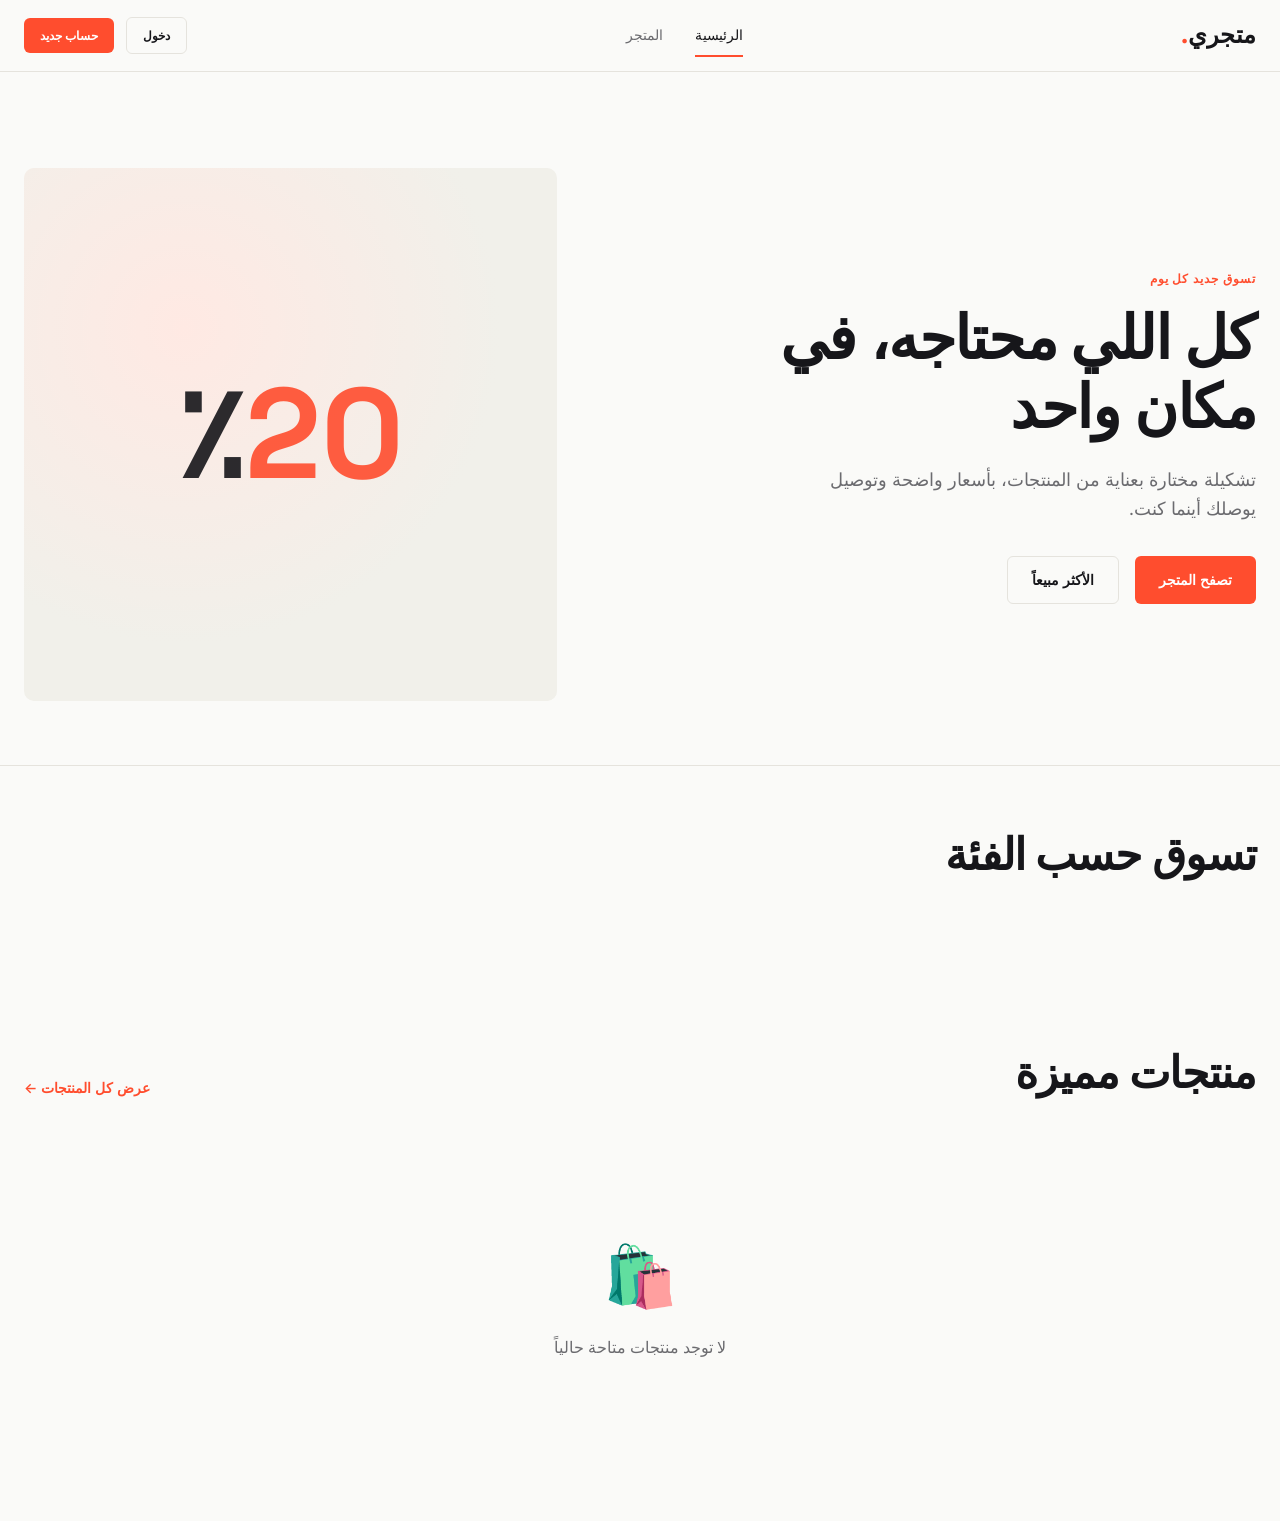
<file: index.html>
<!DOCTYPE html>
<html lang="ar" dir="rtl">
<head>
  <meta charset="UTF-8" />
  <meta name="viewport" content="width=device-width, initial-scale=1.0" />
  <title>متجري | تسوق أونلاين بثقة</title>

  <link rel="preconnect" href="https://fonts.googleapis.com" />
  <link href="https://fonts.googleapis.com/css2?family=Inter:wght@400;500;600;700&family=Space+Grotesk:wght@500;600;700&display=swap" rel="stylesheet" />

  <link rel="stylesheet" href="assets/css/variables.css" />
  <link rel="stylesheet" href="assets/css/base.css" />
  <link rel="stylesheet" href="assets/css/components.css" />
  <link rel="stylesheet" href="assets/css/pages.css" />
</head>
<body>

  <div id="navbar"></div>

  <main>
    <!-- Hero -->
    <section class="hero">
      <div class="container hero__inner">
        <div class="hero__content">
          <span class="hero__eyebrow">تسوق جديد كل يوم</span>
          <h1 class="hero__title">كل اللي محتاجه، في مكان واحد</h1>
          <p class="hero__subtitle">
            تشكيلة مختارة بعناية من المنتجات، بأسعار واضحة وتوصيل يوصلك أينما كنت.
          </p>
          <div class="hero__actions">
            <a href="shop.html" class="btn btn--primary">تصفح المتجر</a>
            <a href="#featured" class="btn btn--ghost">الأكثر مبيعاً</a>
          </div>
        </div>
        <div class="hero__visual">
          <div class="hero__visual-price">٪<span>20</span></div>
        </div>
      </div>
    </section>

    <!-- Categories -->
    <section class="section">
      <div class="container">
        <div class="section-header">
          <h2 class="section-header__title">تسوق حسب الفئة</h2>
        </div>
        <div class="categories-row" id="categories-row">
          <!-- يُملأ بـ JS -->
        </div>
      </div>
    </section>

    <!-- Featured Products -->
    <section class="section" id="featured">
      <div class="container">
        <div class="section-header">
          <h2 class="section-header__title">منتجات مميزة</h2>
          <a href="shop.html" class="section-header__link">عرض كل المنتجات ←</a>
        </div>
        <div class="products-grid" id="featured-products">
          <!-- يُملأ بـ JS -->
        </div>
      </div>
    </section>
  </main>

  <script src="js/config.js"></script>
  <script src="js/api.js"></script>
  <script src="js/ui.js"></script>
  <script src="js/auth.js"></script>
  <script src="js/navbar.js"></script>
  <script src="js/home.js"></script>
</body>
</html>
</file>
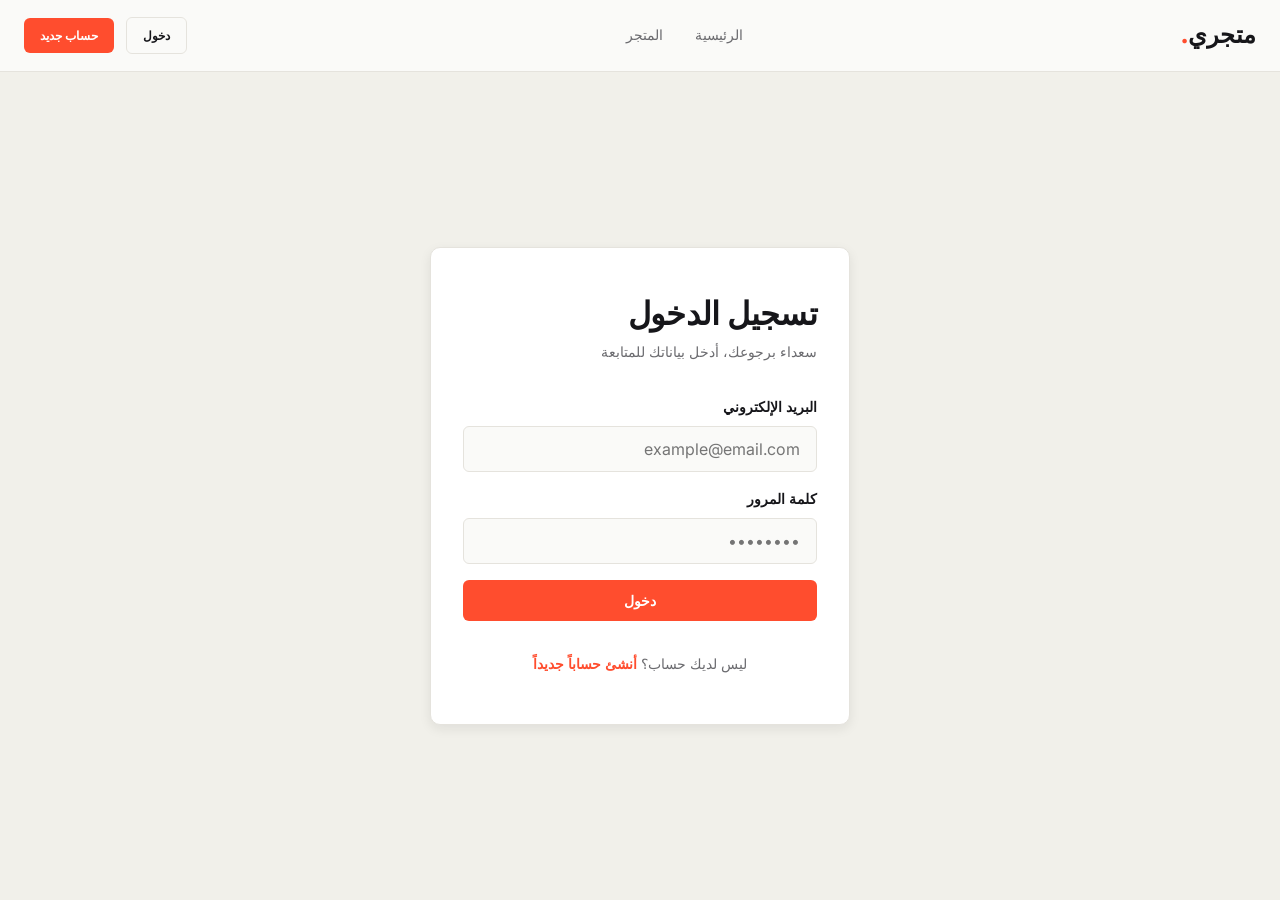
<file: admin.html>
<!DOCTYPE html>
<html lang="ar" dir="rtl">
<head>
  <meta charset="UTF-8" />
  <meta name="viewport" content="width=device-width, initial-scale=1.0" />
  <title>لوحة التحكم | متجري</title>

  <link rel="preconnect" href="https://fonts.googleapis.com" />
  <link href="https://fonts.googleapis.com/css2?family=Inter:wght@400;500;600;700&family=Space+Grotesk:wght@500;600;700&display=swap" rel="stylesheet" />

  <link rel="stylesheet" href="assets/css/variables.css" />
  <link rel="stylesheet" href="assets/css/base.css" />
  <link rel="stylesheet" href="assets/css/components.css" />
  <link rel="stylesheet" href="assets/css/pages.css" />
</head>
<body>

  <div id="navbar"></div>

  <main class="admin-page">
    <div class="container">
      <div class="admin-header">
        <h1 class="admin-header__title">لوحة التحكم</h1>
        <p class="admin-header__subtitle">إدارة المنتجات، الفئات، والمستخدمين</p>
      </div>

      <div class="admin-tabs">
        <button class="admin-tab is-active" data-tab="products">المنتجات</button>
        <button class="admin-tab" data-tab="categories">الفئات</button>
        <button class="admin-tab" data-tab="users">المستخدمين</button>
      </div>

      <!-- تبويب المنتجات -->
      <section class="admin-panel is-active" id="panel-products">
        <div class="admin-toolbar">
          <span class="admin-toolbar__title">كل المنتجات</span>
          <button class="btn btn--primary btn--sm" id="add-product-btn">+ إضافة منتج</button>
        </div>
        <div class="data-table-wrap">
          <table class="data-table">
            <thead>
              <tr>
                <th>الصورة</th>
                <th>الاسم</th>
                <th>الفئة</th>
                <th>السعر</th>
                <th>الكمية</th>
                <th>إجراءات</th>
              </tr>
            </thead>
            <tbody id="products-table-body"></tbody>
          </table>
        </div>
      </section>

      <!-- تبويب الفئات -->
      <section class="admin-panel" id="panel-categories">
        <div class="admin-toolbar">
          <span class="admin-toolbar__title">كل الفئات</span>
          <button class="btn btn--primary btn--sm" id="add-category-btn">+ إضافة فئة</button>
        </div>
        <div class="data-table-wrap">
          <table class="data-table">
            <thead>
              <tr>
                <th>اسم الفئة</th>
                <th>تاريخ الإنشاء</th>
                <th>إجراءات</th>
              </tr>
            </thead>
            <tbody id="categories-table-body"></tbody>
          </table>
        </div>
      </section>

      <!-- تبويب المستخدمين -->
      <section class="admin-panel" id="panel-users">
        <div class="admin-toolbar">
          <span class="admin-toolbar__title">كل المستخدمين</span>
        </div>
        <div class="data-table-wrap">
          <table class="data-table">
            <thead>
              <tr>
                <th>الاسم</th>
                <th>البريد الإلكتروني</th>
                <th>الدور</th>
                <th>إجراءات</th>
              </tr>
            </thead>
            <tbody id="users-table-body"></tbody>
          </table>
        </div>
      </section>
    </div>
  </main>

  <!-- Modal: إضافة / تعديل منتج -->
  <div class="modal-overlay" id="product-modal-overlay">
    <div class="modal modal--wide">
      <h2 class="modal__title" id="product-modal-title">إضافة منتج</h2>

      <form class="modal-form" id="product-form">
        <div class="form-group">
          <label for="product-title">اسم المنتج</label>
          <input type="text" id="product-title" name="title" required />
        </div>

        <div class="form-row">
          <div class="form-group">
            <label for="product-price">السعر (ج.م)</label>
            <input type="number" id="product-price" name="price" min="0" step="0.01" required />
          </div>
          <div class="form-group">
            <label for="product-quantity">الكمية المتاحة</label>
            <input type="number" id="product-quantity" name="quantity" min="0" required />
          </div>
        </div>

        <div class="form-group">
          <label for="product-category">الفئة</label>
          <select id="product-category" name="category" required></select>
        </div>

        <div class="form-group" id="product-images-group">
          <label>الصور (حتى 5 صور، 2MB لكل صورة كحد أقصى)</label>
          <div class="file-drop" id="file-drop-zone">
            اضغط هنا لاختيار الصور أو اسحبها هنا
            <input type="file" id="product-images-input" accept="image/*" multiple />
          </div>
          <div class="file-preview" id="file-preview"></div>
        </div>

        <div class="modal__actions">
          <button type="button" class="btn btn--ghost" id="cancel-product-btn">إلغاء</button>
          <button type="submit" class="btn btn--primary" id="save-product-btn">حفظ المنتج</button>
        </div>
      </form>
    </div>
  </div>

  <!-- Modal: إضافة / تعديل فئة -->
  <div class="modal-overlay" id="category-modal-overlay">
    <div class="modal">
      <h2 class="modal__title" id="category-modal-title">إضافة فئة</h2>

      <form class="modal-form" id="category-form">
        <div class="form-group">
          <label for="category-title">اسم الفئة</label>
          <input type="text" id="category-title" name="title" required />
        </div>

        <div class="modal__actions">
          <button type="button" class="btn btn--ghost" id="cancel-category-btn">إلغاء</button>
          <button type="submit" class="btn btn--primary" id="save-category-btn">حفظ الفئة</button>
        </div>
      </form>
    </div>
  </div>

  <script src="js/config.js"></script>
  <script src="js/api.js"></script>
  <script src="js/ui.js"></script>
  <script src="js/auth.js"></script>
  <script src="js/navbar.js"></script>
  <script src="js/admin.js"></script>
</body>
</html>
</file>
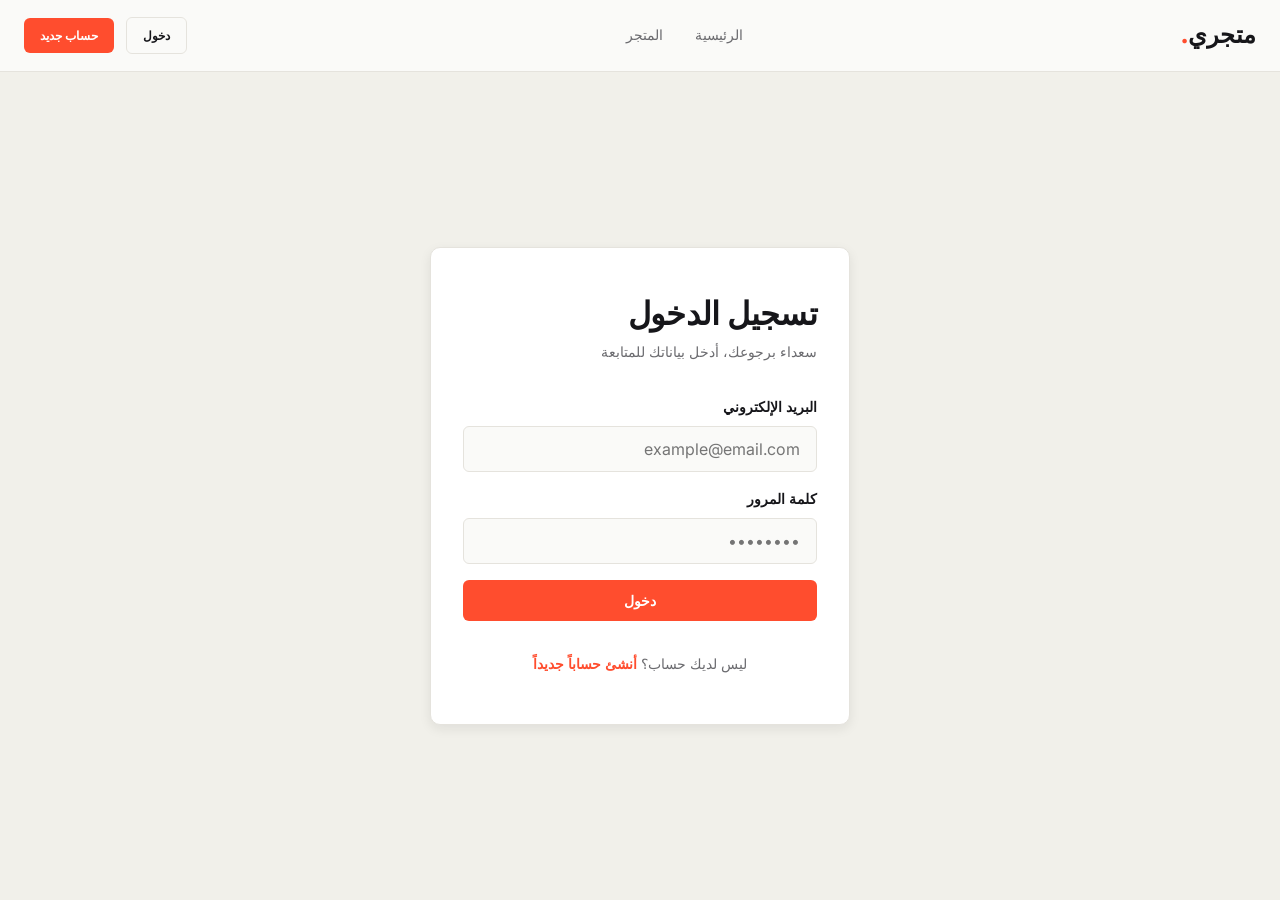
<file: login.html>
<!DOCTYPE html>
<html lang="ar" dir="rtl">
<head>
  <meta charset="UTF-8" />
  <meta name="viewport" content="width=device-width, initial-scale=1.0" />
  <title>تسجيل الدخول | متجري</title>

  <link rel="preconnect" href="https://fonts.googleapis.com" />
  <link href="https://fonts.googleapis.com/css2?family=Inter:wght@400;500;600;700&family=Space+Grotesk:wght@500;600;700&display=swap" rel="stylesheet" />

  <link rel="stylesheet" href="assets/css/variables.css" />
  <link rel="stylesheet" href="assets/css/base.css" />
  <link rel="stylesheet" href="assets/css/components.css" />
  <link rel="stylesheet" href="assets/css/pages.css" />
</head>
<body>

  <div id="navbar"></div>

  <main class="auth-page">
    <div class="auth-card">
      <h1 class="auth-card__title">تسجيل الدخول</h1>
      <p class="auth-card__subtitle">سعداء برجوعك، أدخل بياناتك للمتابعة</p>

      <form id="login-form" class="auth-form" novalidate>
        <div class="form-group">
          <label for="email">البريد الإلكتروني</label>
          <input type="email" id="email" name="email" required placeholder="example@email.com" />
        </div>

        <div class="form-group">
          <label for="password">كلمة المرور</label>
          <input type="password" id="password" name="password" required placeholder="••••••••" />
        </div>

        <button type="submit" class="btn btn--primary btn--block">دخول</button>
      </form>

      <p class="auth-card__footer">
        ليس لديك حساب؟ <a href="register.html">أنشئ حساباً جديداً</a>
      </p>
    </div>
  </main>

  <script src="js/config.js"></script>
  <script src="js/api.js"></script>
  <script src="js/ui.js"></script>
  <script src="js/auth.js"></script>
  <script src="js/navbar.js"></script>
</body>
</html>
</file>
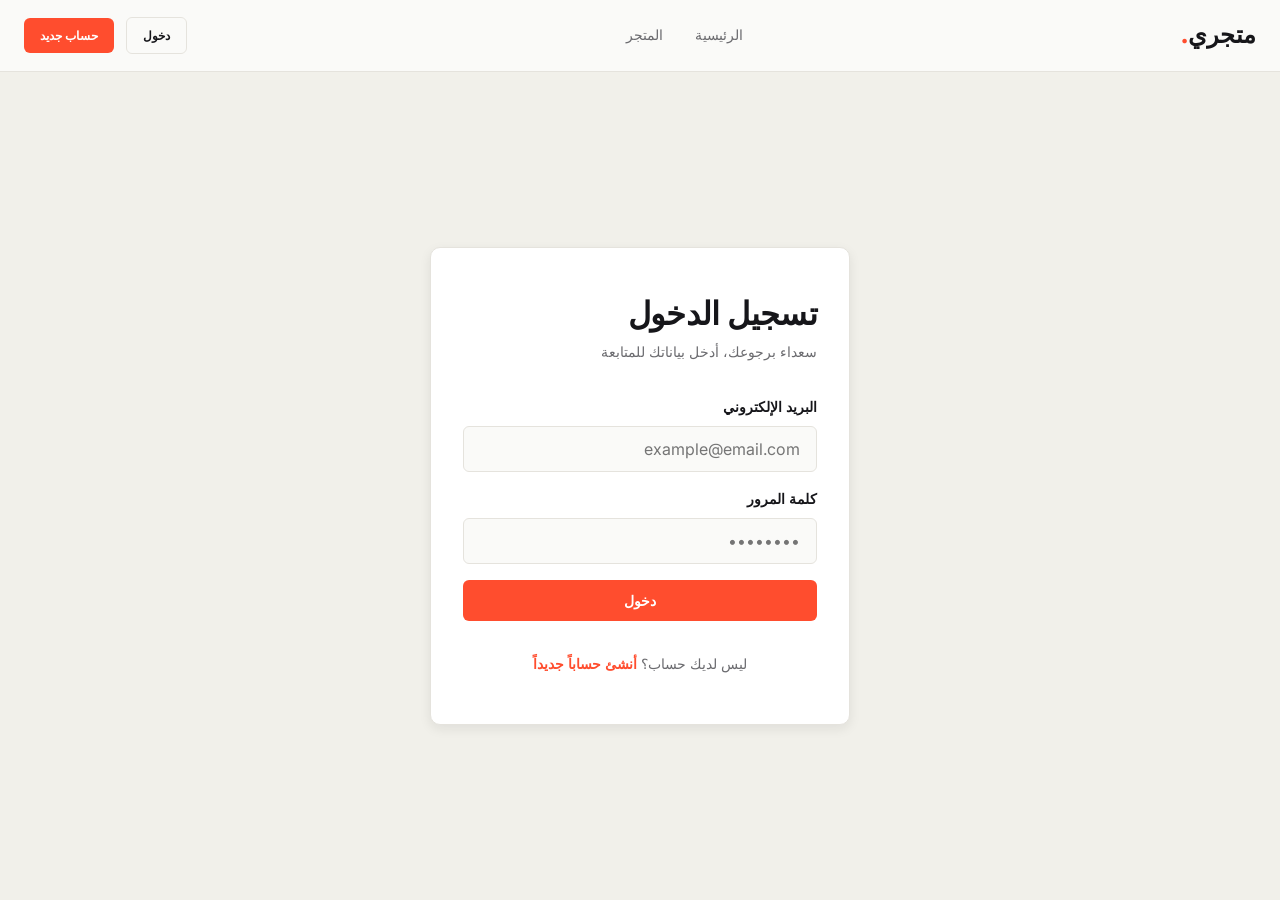
<file: my-orders.html>
<!DOCTYPE html>
<html lang="ar" dir="rtl">
<head>
  <meta charset="UTF-8" />
  <meta name="viewport" content="width=device-width, initial-scale=1.0" />
  <title>طلباتي | متجري</title>

  <link rel="preconnect" href="https://fonts.googleapis.com" />
  <link href="https://fonts.googleapis.com/css2?family=Inter:wght@400;500;600;700&family=Space+Grotesk:wght@500;600;700&display=swap" rel="stylesheet" />

  <link rel="stylesheet" href="assets/css/variables.css" />
  <link rel="stylesheet" href="assets/css/base.css" />
  <link rel="stylesheet" href="assets/css/components.css" />
  <link rel="stylesheet" href="assets/css/pages.css" />
</head>
<body>

  <div id="navbar"></div>

  <main class="orders-page">
    <div class="container">
      <div class="section-header">
        <h1 class="section-header__title">طلباتي</h1>
      </div>

      <div class="orders-list" id="orders-list"></div>
    </div>
  </main>

  <script src="js/config.js"></script>
  <script src="js/api.js"></script>
  <script src="js/ui.js"></script>
  <script src="js/auth.js"></script>
  <script src="js/navbar.js"></script>
  <script src="js/orders.js"></script>
</body>
</html>
</file>
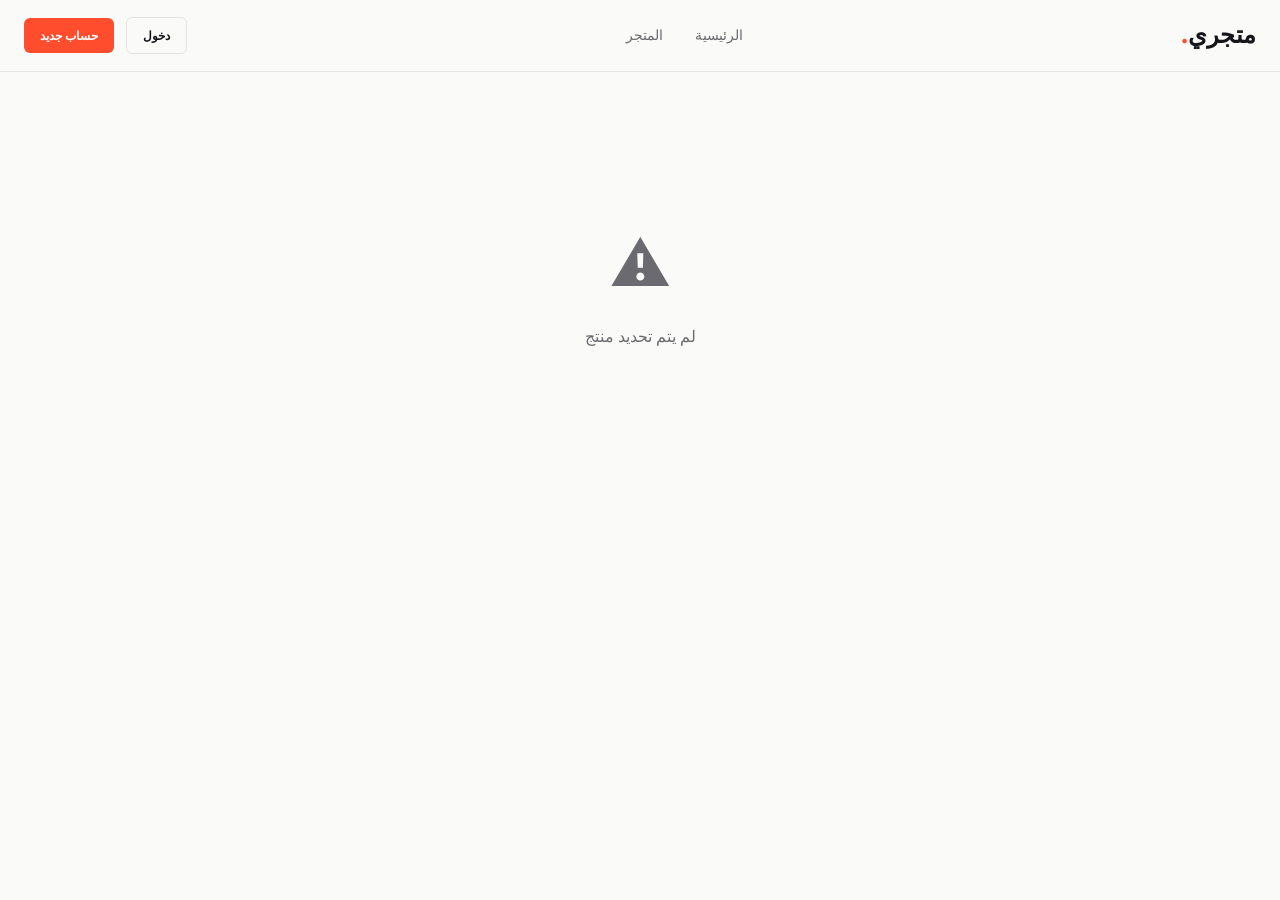
<file: product.html>
<!DOCTYPE html>
<html lang="ar" dir="rtl">
<head>
  <meta charset="UTF-8" />
  <meta name="viewport" content="width=device-width, initial-scale=1.0" />
  <title>تفاصيل المنتج | متجري</title>

  <link rel="preconnect" href="https://fonts.googleapis.com" />
  <link href="https://fonts.googleapis.com/css2?family=Inter:wght@400;500;600;700&family=Space+Grotesk:wght@500;600;700&display=swap" rel="stylesheet" />

  <link rel="stylesheet" href="assets/css/variables.css" />
  <link rel="stylesheet" href="assets/css/base.css" />
  <link rel="stylesheet" href="assets/css/components.css" />
  <link rel="stylesheet" href="assets/css/pages.css" />
</head>
<body>

  <div id="navbar"></div>

  <main class="product-details">
    <div class="container" id="product-details-content">
      <!-- يُملأ بـ JS: renderLoadingSkeleton مش مناسب هنا فهنستخدم نص بسيط -->
      <p class="text-secondary">جاري تحميل بيانات المنتج...</p>
    </div>
  </main>

  <!-- Modal تأكيد الطلب -->
  <div class="modal-overlay" id="order-modal-overlay">
    <div class="modal">
      <h2 class="modal__title">تأكيد الطلب</h2>
      <p class="modal__subtitle">راجع تفاصيل طلبك قبل الإرسال</p>

      <div class="modal__summary">
        <span>الكمية: <strong id="modal-qty-display">1</strong></span>
        <span class="modal__summary-total" id="modal-total-display">0 ج.م</span>
      </div>

      <div class="form-group">
        <label for="shipping-address-input">عنوان الشحن</label>
        <textarea id="shipping-address-input" rows="3" placeholder="اكتب عنوانك بالتفصيل (المدينة، الحي، الشارع...)"></textarea>
      </div>

      <div class="modal__actions">
        <button class="btn btn--ghost" id="cancel-order-btn">إلغاء</button>
        <button class="btn btn--primary" id="confirm-order-btn">تأكيد الطلب</button>
      </div>
    </div>
    <button class="visually-hidden" id="close-modal-btn">إغلاق</button>
  </div>

  <script src="js/config.js"></script>
  <script src="js/api.js"></script>
  <script src="js/ui.js"></script>
  <script src="js/auth.js"></script>
  <script src="js/navbar.js"></script>
  <script src="js/product.js"></script>
</body>
</html>
</file>
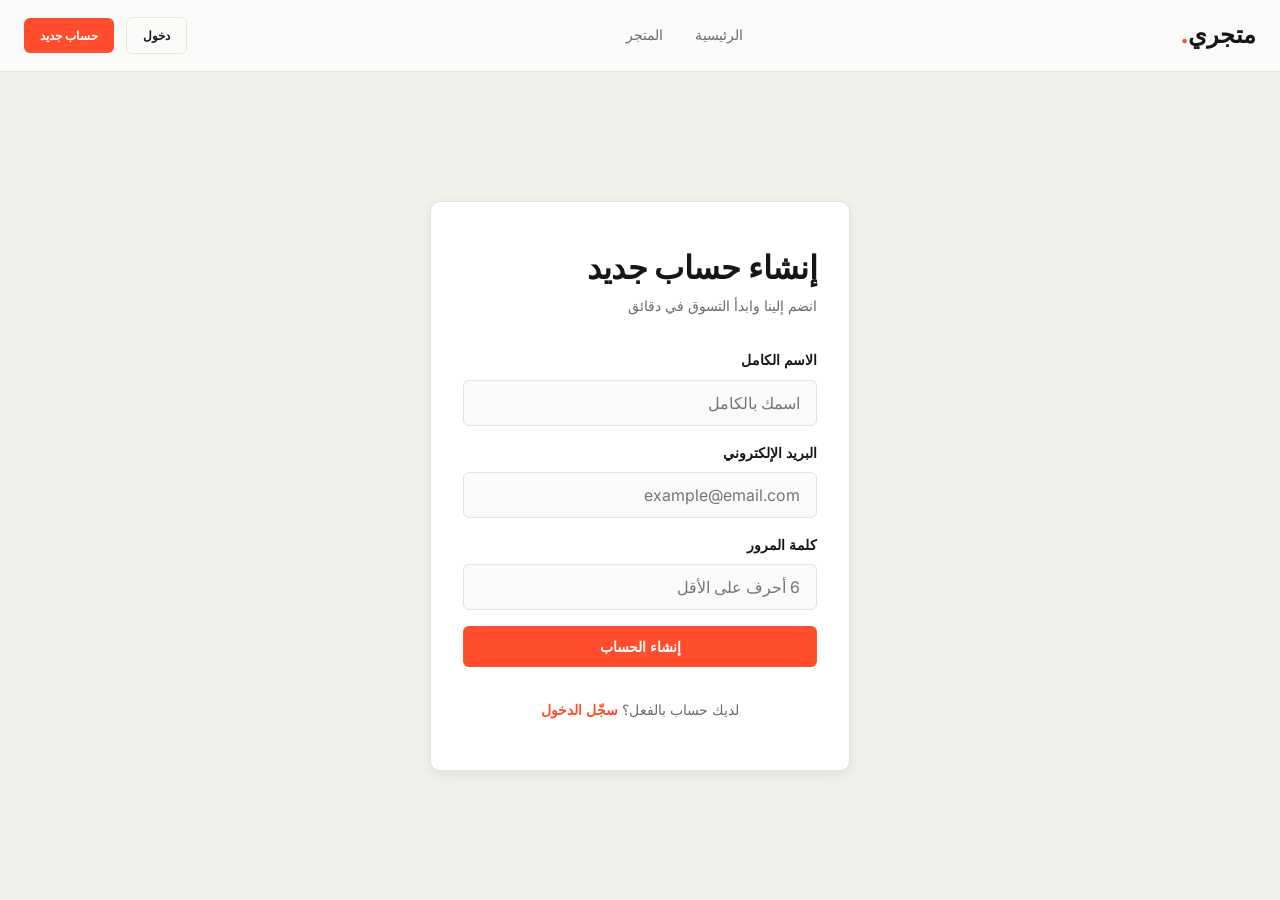
<file: register.html>
<!DOCTYPE html>
<html lang="ar" dir="rtl">
<head>
  <meta charset="UTF-8" />
  <meta name="viewport" content="width=device-width, initial-scale=1.0" />
  <title>حساب جديد | متجري</title>

  <link rel="preconnect" href="https://fonts.googleapis.com" />
  <link href="https://fonts.googleapis.com/css2?family=Inter:wght@400;500;600;700&family=Space+Grotesk:wght@500;600;700&display=swap" rel="stylesheet" />

  <link rel="stylesheet" href="assets/css/variables.css" />
  <link rel="stylesheet" href="assets/css/base.css" />
  <link rel="stylesheet" href="assets/css/components.css" />
  <link rel="stylesheet" href="assets/css/pages.css" />
</head>
<body>

  <div id="navbar"></div>

  <main class="auth-page">
    <div class="auth-card">
      <h1 class="auth-card__title">إنشاء حساب جديد</h1>
      <p class="auth-card__subtitle">انضم إلينا وابدأ التسوق في دقائق</p>

      <form id="register-form" class="auth-form" novalidate>
        <div class="form-group">
          <label for="name">الاسم الكامل</label>
          <input type="text" id="name" name="name" required placeholder="اسمك بالكامل" />
        </div>

        <div class="form-group">
          <label for="email">البريد الإلكتروني</label>
          <input type="email" id="email" name="email" required placeholder="example@email.com" />
        </div>

        <div class="form-group">
          <label for="password">كلمة المرور</label>
          <input type="password" id="password" name="password" required minlength="6" placeholder="6 أحرف على الأقل" />
        </div>

        <button type="submit" class="btn btn--primary btn--block">إنشاء الحساب</button>
      </form>

      <p class="auth-card__footer">
        لديك حساب بالفعل؟ <a href="login.html">سجّل الدخول</a>
      </p>
    </div>
  </main>

  <script src="js/config.js"></script>
  <script src="js/api.js"></script>
  <script src="js/ui.js"></script>
  <script src="js/auth.js"></script>
  <script src="js/navbar.js"></script>
</body>
</html>
</file>
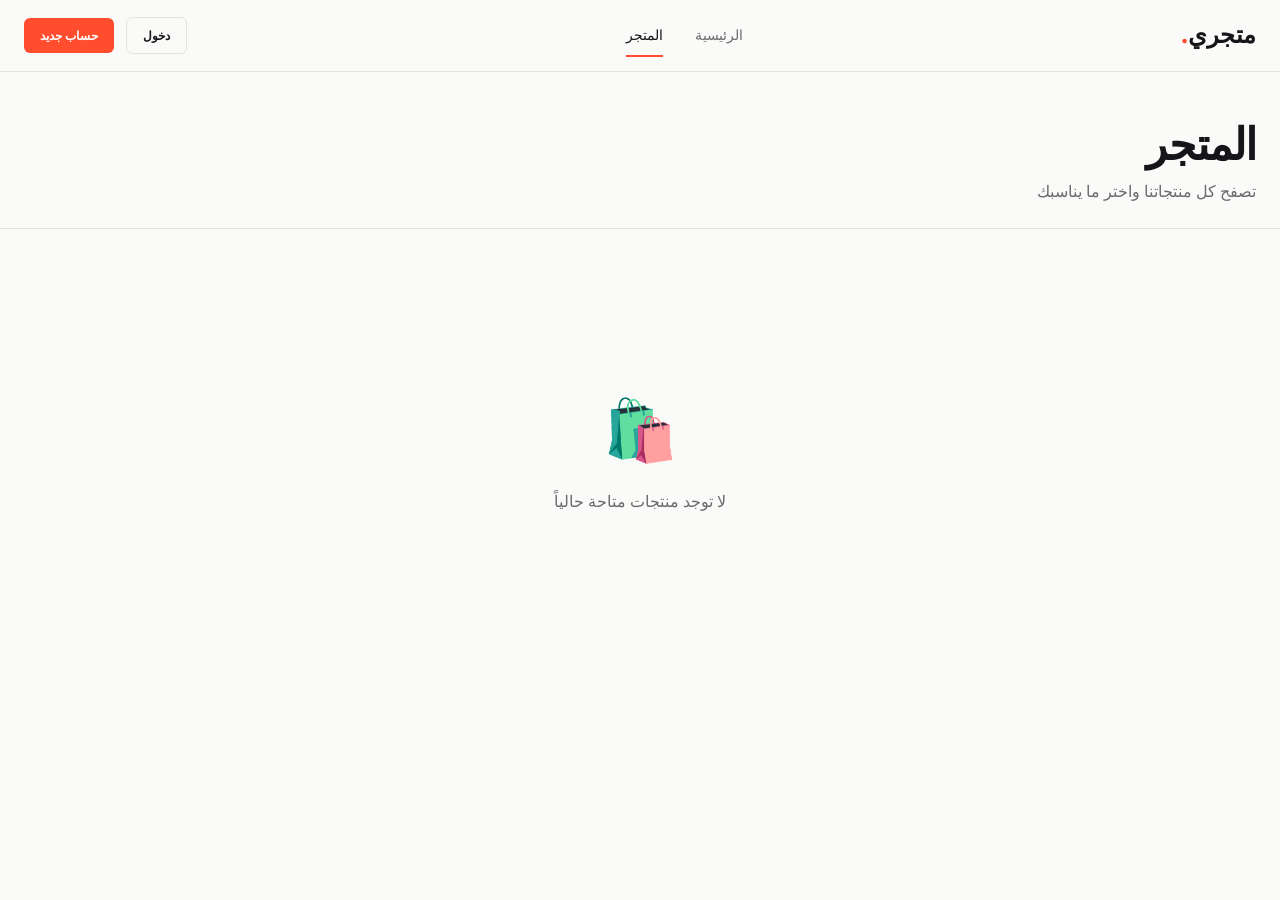
<file: shop.html>
<!DOCTYPE html>
<html lang="ar" dir="rtl">
<head>
  <meta charset="UTF-8" />
  <meta name="viewport" content="width=device-width, initial-scale=1.0" />
  <title>المتجر | متجري</title>

  <link rel="preconnect" href="https://fonts.googleapis.com" />
  <link href="https://fonts.googleapis.com/css2?family=Inter:wght@400;500;600;700&family=Space+Grotesk:wght@500;600;700&display=swap" rel="stylesheet" />

  <link rel="stylesheet" href="assets/css/variables.css" />
  <link rel="stylesheet" href="assets/css/base.css" />
  <link rel="stylesheet" href="assets/css/components.css" />
  <link rel="stylesheet" href="assets/css/pages.css" />
</head>
<body>

  <div id="navbar"></div>

  <main>
    <header class="shop-header">
      <div class="container">
        <h1 class="shop-header__title">المتجر</h1>
        <p class="shop-header__subtitle">تصفح كل منتجاتنا واختر ما يناسبك</p>
      </div>
    </header>

    <div class="container">
      <div class="shop-toolbar">
        <div class="categories-row shop-toolbar__filters" id="shop-categories"></div>
        <span class="shop-toolbar__count" id="shop-count"></span>
      </div>

      <div class="products-grid" id="shop-products"></div>

      <div class="pagination" id="shop-pagination"></div>
    </div>
  </main>

  <script src="js/config.js"></script>
  <script src="js/api.js"></script>
  <script src="js/ui.js"></script>
  <script src="js/auth.js"></script>
  <script src="js/navbar.js"></script>
  <script src="js/home.js"></script>
  <script src="js/shop.js"></script>
</body>
</html>
</file>
<file: assets/css/variables.css>
/* ====================================
    DESIGN TOKENS — هوية المتجر البصرية
   ==================================== */

:root {
  /* الألوان الأساسية */
    --color-bg: #FAFAF8;
    --color-bg-alt: #F1F0EA;
    --color-surface: #FFFFFF;
    --color-text: #16161A;
    --color-text-secondary: #6B6B6F;
    --color-border: #E5E3DD;

  /* لون التمييز (Accent) */
    --color-accent: #FF4D2E;
    --color-accent-hover: #E6431F;
    --color-accent-soft: #FFE9E3;

  /* ألوان الحالة */
    --color-success: #1A7F4E;
    --color-success-soft: #E3F4EA;
    --color-error: #D32F2F;
    --color-error-soft: #FCE8E8;
    --color-warning: #B8860B;
    --color-warning-soft: #FBF1DD;

  /* الخطوط */
    --font-display: 'Space Grotesk', sans-serif;
    --font-body: 'Inter', sans-serif;

  /* أحجام الخط */
    --text-xs: 0.75rem;
    --text-sm: 0.875rem;
    --text-base: 1rem;
    --text-lg: 1.125rem;
    --text-xl: 1.5rem;
    --text-2xl: 2rem;
    --text-3xl: 2.75rem;
    --text-4xl: 3.75rem;

  /* المسافات */
    --space-1: 4px;
    --space-2: 8px;
    --space-3: 12px;
    --space-4: 16px;
    --space-5: 24px;
    --space-6: 32px;
    --space-7: 48px;
    --space-8: 64px;
    --space-9: 96px;

  /* زوايا الانحناء (نخليها صغيرة عشان طابع "متجر حقيقي" مش قالب AI) */
    --radius-sm: 4px;
    --radius-md: 6px;
    --radius-lg: 10px;
    --radius-full: 999px;

  /* الظلال */
    --shadow-sm: 0 1px 2px rgba(22, 22, 26, 0.06);
    --shadow-md: 0 4px 12px rgba(22, 22, 26, 0.08);
    --shadow-lg: 0 12px 32px rgba(22, 22, 26, 0.12);

  /* الانتقالات */
    --transition-fast: 150ms ease;
    --transition-base: 250ms ease;

  /* عرض المحتوى الأقصى */
    --container-max: 1280px;

  /* ارتفاع النافبار (هنستخدمه في حسابات أخرى لاحقاً) */
    --navbar-height: 72px;
}
</file>
<file: assets/css/base.css>
/* ====================================
    RESET & BASE TYPOGRAPHY
   ==================================== */

*,
*::before,
*::after {
    box-sizing: border-box;
    margin: 0;
    padding: 0;
}

html {
    scroll-behavior: smooth;
}

body {
    font-family: var(--font-body);
    font-size: var(--text-base);
    color: var(--color-text);
    background-color: var(--color-bg);
    line-height: 1.6;
    -webkit-font-smoothing: antialiased;
    min-height: 100vh;
}

img {
    max-width: 100%;
    display: block;
}

a {
    text-decoration: none;
    color: inherit;
}

ul, ol {
    list-style: none;
}

button, input, textarea, select {
    font-family: inherit;
    font-size: inherit;
    color: inherit;
}

button {
    cursor: pointer;
    border: none;
    background: none;
}

h1, h2, h3, h4, h5, h6 {
    font-family: var(--font-display);
    font-weight: 600;
    line-height: 1.15;
    letter-spacing: -0.02em;
}

/* وضوح الـ focus لإمكانية الوصول (accessibility) */
a:focus-visible,
button:focus-visible,
input:focus-visible,
textarea:focus-visible,
select:focus-visible {
    outline: 2px solid var(--color-accent);
    outline-offset: 2px;
    border-radius: var(--radius-sm);
}

/* احترام تفضيل تقليل الحركة */
@media (prefers-reduced-motion: reduce) {
  *, *::before, *::after {
    animation-duration: 0.01ms !important;
    animation-iteration-count: 1 !important;
    transition-duration: 0.01ms !important;
    scroll-behavior: auto !important;
    }
}

/* ====================================
    UTILITY CLASSES أساسية
   ==================================== */

.container {
    width: 100%;
    max-width: var(--container-max);
    margin: 0 auto;
    padding: 0 var(--space-5);
}

.visually-hidden {
    position: absolute;
    width: 1px;
    height: 1px;
    padding: 0;
    margin: -1px;
    overflow: hidden;
    clip: rect(0, 0, 0, 0);
    white-space: nowrap;
    border: 0;
}

.text-secondary {
    color: var(--color-text-secondary);
}
</file>
<file: assets/css/components.css>
/* ====================================
   BUTTONS
   ==================================== */

.btn {
  display: inline-flex;
  align-items: center;
  justify-content: center;
  gap: var(--space-2);
  padding: var(--space-3) var(--space-5);
  border-radius: var(--radius-md);
  font-weight: 600;
  font-size: var(--text-sm);
  transition: all var(--transition-fast);
  white-space: nowrap;
}

.btn--primary {
  background-color: var(--color-accent);
  color: #fff;
}
.btn--primary:hover {
  background-color: var(--color-accent-hover);
}

.btn--ghost {
  background-color: transparent;
  color: var(--color-text);
  border: 1px solid var(--color-border);
}
.btn--ghost:hover {
  border-color: var(--color-text);
}

.btn--danger {
  background-color: var(--color-error-soft);
  color: var(--color-error);
}
.btn--danger:hover {
  background-color: var(--color-error);
  color: #fff;
}

.btn--sm {
  padding: var(--space-2) var(--space-4);
  font-size: var(--text-xs);
}

.btn--block {
  width: 100%;
}

.btn:disabled,
.btn.is-loading {
  opacity: 0.6;
  cursor: not-allowed;
}

/* ====================================
   NAVBAR
   ==================================== */

.navbar {
  position: sticky;
  top: 0;
  z-index: 100;
  background-color: rgba(250, 250, 248, 0.92);
  backdrop-filter: blur(8px);
  border-bottom: 1px solid var(--color-border);
  height: var(--navbar-height);
}

.navbar__inner {
  height: 100%;
  display: flex;
  align-items: center;
  justify-content: space-between;
  gap: var(--space-5);
}

.navbar__logo {
  font-family: var(--font-display);
  font-size: var(--text-xl);
  font-weight: 700;
  color: var(--color-text);
}
.navbar__logo span {
  color: var(--color-accent);
}

.navbar__links {
  display: flex;
  align-items: center;
  gap: var(--space-6);
  flex: 1;
  justify-content: center;
}

.navbar__link {
  font-size: var(--text-sm);
  font-weight: 500;
  color: var(--color-text-secondary);
  position: relative;
  padding: var(--space-2) 0;
  transition: color var(--transition-fast);
}
.navbar__link:hover,
.navbar__link.is-active {
  color: var(--color-text);
}
.navbar__link.is-active::after {
  content: "";
  position: absolute;
  bottom: -2px;
  left: 0;
  right: 0;
  height: 2px;
  background-color: var(--color-accent);
}
.navbar__link--admin {
  color: var(--color-accent);
}

.navbar__actions {
  display: flex;
  align-items: center;
  gap: var(--space-3);
}

.navbar__user {
  font-size: var(--text-sm);
  color: var(--color-text-secondary);
  margin-left: var(--space-2);
}

.navbar__toggle {
  display: none;
  flex-direction: column;
  gap: 5px;
  padding: var(--space-2);
}
.navbar__toggle span {
  width: 22px;
  height: 2px;
  background-color: var(--color-text);
  transition: var(--transition-fast);
}

/* ====================================
   TOAST
   ==================================== */

.toast-container {
  position: fixed;
  bottom: var(--space-5);
  left: 50%;
  transform: translateX(-50%);
  z-index: 1000;
  display: flex;
  flex-direction: column;
  gap: var(--space-2);
  align-items: center;
}

.toast {
  padding: var(--space-3) var(--space-5);
  border-radius: var(--radius-md);
  font-size: var(--text-sm);
  font-weight: 500;
  box-shadow: var(--shadow-lg);
  animation: toast-in 250ms ease;
  color: #fff;
  background-color: var(--color-text);
}
.toast--success { background-color: var(--color-success); }
.toast--error { background-color: var(--color-error); }
.toast--info { background-color: var(--color-text); }

.toast--leaving {
  animation: toast-out 250ms ease forwards;
}

@keyframes toast-in {
  from { opacity: 0; transform: translateY(12px); }
  to { opacity: 1; transform: translateY(0); }
}
@keyframes toast-out {
  to { opacity: 0; transform: translateY(12px); }
}

/* ====================================
   RESPONSIVE: NAVBAR على الموبايل
   ==================================== */

@media (max-width: 860px) {
  .navbar__toggle {
    display: flex;
  }
  .navbar__links {
    position: fixed;
    top: var(--navbar-height);
    left: 0;
    right: 0;
    background-color: var(--color-surface);
    flex-direction: column;
    align-items: flex-start;
    padding: var(--space-5);
    border-bottom: 1px solid var(--color-border);
    transform: translateY(-150%);
    opacity: 0;
    transition: all var(--transition-base);
    gap: var(--space-4);
  }
  .navbar__links.is-open {
    transform: translateY(0);
    opacity: 1;
  }
  .navbar__user {
    display: none;
  }
}
/* ====================================
   PRODUCT CARD (العنصر المميز للمتجر)
   ==================================== */

.product-card {
  background-color: var(--color-surface);
  border: 1px solid var(--color-border);
  border-radius: var(--radius-md);
  overflow: hidden;
  transition: transform var(--transition-base), box-shadow var(--transition-base);
  display: flex;
  flex-direction: column;
}

.product-card:hover {
  transform: translateY(-4px);
  box-shadow: var(--shadow-md);
}

.product-card__image-wrap {
  aspect-ratio: 1 / 1;
  background-color: var(--color-bg-alt);
  overflow: hidden;
}

.product-card__image {
  width: 100%;
  height: 100%;
  object-fit: cover;
  transition: transform var(--transition-base);
}

.product-card:hover .product-card__image {
  transform: scale(1.04);
}

.product-card__body {
  padding: var(--space-4);
  display: flex;
  flex-direction: column;
  gap: var(--space-2);
  flex: 1;
}

.product-card__category {
  font-size: var(--text-xs);
  color: var(--color-text-secondary);
  text-transform: uppercase;
  letter-spacing: 0.05em;
}

.product-card__title {
  font-family: var(--font-display);
  font-size: var(--text-base);
  font-weight: 600;
  overflow: hidden;
  text-overflow: ellipsis;
  white-space: nowrap;
}

.product-card__footer {
  margin-top: auto;
  display: flex;
  align-items: center;
  justify-content: space-between;
  padding-top: var(--space-2);
}

.product-card__price {
  font-family: var(--font-display);
  font-size: var(--text-lg);
  font-weight: 700;
  color: var(--color-accent);
}

.product-card__stock {
  font-size: var(--text-xs);
  color: var(--color-text-secondary);
}
.product-card__stock--out {
  color: var(--color-error);
  font-weight: 600;
}

.products-grid {
  display: grid;
  grid-template-columns: repeat(auto-fill, minmax(240px, 1fr));
  gap: var(--space-5);
}

/* ====================================
   CATEGORY CHIP / CARD
   ==================================== */

.category-chip {
  display: inline-flex;
  align-items: center;
  padding: var(--space-3) var(--space-5);
  border: 1px solid var(--color-border);
  border-radius: var(--radius-full);
  font-size: var(--text-sm);
  font-weight: 500;
  background-color: var(--color-surface);
  transition: all var(--transition-fast);
  white-space: nowrap;
}
.category-chip:hover,
.category-chip.is-active {
  background-color: var(--color-text);
  color: #fff;
  border-color: var(--color-text);
}

.categories-row {
  display: flex;
  gap: var(--space-3);
  overflow-x: auto;
  padding-bottom: var(--space-2);
}
.categories-row::-webkit-scrollbar {
  height: 4px;
}
.categories-row::-webkit-scrollbar-thumb {
  background-color: var(--color-border);
  border-radius: var(--radius-full);
}

/* ====================================
   EMPTY STATE & SKELETON
   ==================================== */

.empty-state {
  grid-column: 1 / -1;
  text-align: center;
  padding: var(--space-9) var(--space-4);
  color: var(--color-text-secondary);
}
.empty-state__icon {
  font-size: var(--text-4xl);
  margin-bottom: var(--space-3);
}
.empty-state__text {
  font-size: var(--text-base);
}

.skeleton-card {
  aspect-ratio: 3 / 4;
  border-radius: var(--radius-md);
  background: linear-gradient(90deg, var(--color-bg-alt) 25%, #ffffff 50%, var(--color-bg-alt) 75%);
  background-size: 200% 100%;
  animation: skeleton-loading 1.4s infinite;
}
@keyframes skeleton-loading {
  from { background-position: 200% 0; }
  to { background-position: -200% 0; }
}

/* ====================================
   SECTION HEADER (مشترك بين أقسام كتير)
   ==================================== */

.section {
  padding: var(--space-8) 0;
}

.section-header {
  display: flex;
  align-items: flex-end;
  justify-content: space-between;
  margin-bottom: var(--space-6);
  gap: var(--space-4);
}

.section-header__title {
  font-size: var(--text-3xl);
}

.section-header__link {
  font-size: var(--text-sm);
  font-weight: 600;
  color: var(--color-accent);
  white-space: nowrap;
}
.section-header__link:hover {
  text-decoration: underline;
}
</file>
<file: assets/css/pages.css>
/* ====================================
   AUTH PAGES (login / register)
   ==================================== */

.auth-page {
  min-height: calc(100vh - var(--navbar-height));
  display: flex;
  align-items: center;
  justify-content: center;
  padding: var(--space-6) var(--space-4);
  background-color: var(--color-bg-alt);
}

.auth-card {
  width: 100%;
  max-width: 420px;
  background-color: var(--color-surface);
  border: 1px solid var(--color-border);
  border-radius: var(--radius-lg);
  padding: var(--space-7) var(--space-6);
  box-shadow: var(--shadow-md);
}

.auth-card__title {
  font-size: var(--text-2xl);
  margin-bottom: var(--space-2);
}

.auth-card__subtitle {
  color: var(--color-text-secondary);
  font-size: var(--text-sm);
  margin-bottom: var(--space-6);
}

.auth-form {
  display: flex;
  flex-direction: column;
  gap: var(--space-4);
}

.form-group {
  display: flex;
  flex-direction: column;
  gap: var(--space-2);
}

.form-group label {
  font-size: var(--text-sm);
  font-weight: 600;
}

.form-group input,
.form-group textarea,
.form-group select {
  padding: var(--space-3) var(--space-4);
  border: 1px solid var(--color-border);
  border-radius: var(--radius-md);
  background-color: var(--color-bg);
  transition: border-color var(--transition-fast);
}

.form-group input:focus,
.form-group textarea:focus,
.form-group select:focus {
  border-color: var(--color-accent);
  outline: none;
}

.auth-card__footer {
  margin-top: var(--space-6);
  text-align: center;
  font-size: var(--text-sm);
  color: var(--color-text-secondary);
}

.auth-card__footer a {
  color: var(--color-accent);
  font-weight: 600;
}
/* ====================================
   HOME PAGE
   ==================================== */

.hero {
  position: relative;
  padding: var(--space-9) 0 var(--space-8);
  background-color: var(--color-bg);
  overflow: hidden;
  border-bottom: 1px solid var(--color-border);
}

.hero__inner {
  display: grid;
  grid-template-columns: 1.1fr 0.9fr;
  align-items: center;
  gap: var(--space-7);
}

.hero__eyebrow {
  display: inline-block;
  font-size: var(--text-xs);
  font-weight: 700;
  letter-spacing: 0.08em;
  text-transform: uppercase;
  color: var(--color-accent);
  margin-bottom: var(--space-4);
}

.hero__title {
  font-size: var(--text-4xl);
  margin-bottom: var(--space-5);
  max-width: 14ch;
}

.hero__subtitle {
  font-size: var(--text-lg);
  color: var(--color-text-secondary);
  max-width: 42ch;
  margin-bottom: var(--space-6);
}

.hero__actions {
  display: flex;
  gap: var(--space-4);
}

.hero__visual {
  position: relative;
  aspect-ratio: 1 / 1;
  background-color: var(--color-bg-alt);
  border-radius: var(--radius-lg);
  display: flex;
  align-items: center;
  justify-content: center;
  overflow: hidden;
}

.hero__visual::before {
  content: "";
  position: absolute;
  inset: 0;
  background:
    radial-gradient(circle at 30% 30%, var(--color-accent-soft), transparent 60%),
    radial-gradient(circle at 70% 70%, var(--color-bg-alt), transparent 60%);
}

.hero__visual-price {
  position: relative;
  font-family: var(--font-display);
  font-size: clamp(4rem, 12vw, 8rem);
  font-weight: 700;
  color: var(--color-text);
  opacity: 0.9;
}
.hero__visual-price span {
  color: var(--color-accent);
}

@media (max-width: 860px) {
  .hero__inner {
    grid-template-columns: 1fr;
  }
  .hero__title {
    font-size: var(--text-3xl);
    max-width: none;
  }
  .hero__visual {
    order: -1;
  }
}
/* ====================================
   SHOP PAGE
   ==================================== */

.shop-header {
  padding: var(--space-7) 0 var(--space-5);
  border-bottom: 1px solid var(--color-border);
}

.shop-header__title {
  font-size: var(--text-3xl);
  margin-bottom: var(--space-2);
}

.shop-header__subtitle {
  color: var(--color-text-secondary);
}

.shop-toolbar {
  padding: var(--space-5) 0;
  display: flex;
  align-items: center;
  justify-content: space-between;
  gap: var(--space-4);
  flex-wrap: wrap;
}

.shop-toolbar__filters {
  display: flex;
  gap: var(--space-3);
  flex-wrap: wrap;
}

.shop-toolbar__count {
  font-size: var(--text-sm);
  color: var(--color-text-secondary);
}

.pagination {
  display: flex;
  align-items: center;
  justify-content: center;
  gap: var(--space-3);
  padding: var(--space-7) 0;
}

.pagination__btn {
  padding: var(--space-2) var(--space-4);
  border: 1px solid var(--color-border);
  border-radius: var(--radius-md);
  font-size: var(--text-sm);
  font-weight: 600;
  transition: all var(--transition-fast);
}
.pagination__btn:hover:not(:disabled) {
  border-color: var(--color-text);
}
.pagination__btn:disabled {
  opacity: 0.4;
  cursor: not-allowed;
}

.pagination__info {
  font-size: var(--text-sm);
  color: var(--color-text-secondary);
}

/* ====================================
   PRODUCT DETAILS PAGE
   ==================================== */

.product-details {
  padding: var(--space-7) 0 var(--space-9);
}

.product-details__grid {
  display: grid;
  grid-template-columns: 1fr 1fr;
  gap: var(--space-8);
  align-items: start;
}

.product-gallery__main {
  aspect-ratio: 1 / 1;
  border-radius: var(--radius-lg);
  overflow: hidden;
  background-color: var(--color-bg-alt);
  margin-bottom: var(--space-3);
}
.product-gallery__main img {
  width: 100%;
  height: 100%;
  object-fit: cover;
}

.product-gallery__thumbs {
  display: flex;
  gap: var(--space-3);
}

.product-gallery__thumb {
  width: 76px;
  height: 76px;
  border-radius: var(--radius-md);
  overflow: hidden;
  border: 2px solid transparent;
  cursor: pointer;
  background-color: var(--color-bg-alt);
}
.product-gallery__thumb.is-active {
  border-color: var(--color-accent);
}
.product-gallery__thumb img {
  width: 100%;
  height: 100%;
  object-fit: cover;
}

.product-info__category {
  display: inline-block;
  font-size: var(--text-xs);
  text-transform: uppercase;
  letter-spacing: 0.06em;
  color: var(--color-text-secondary);
  margin-bottom: var(--space-3);
}

.product-info__title {
  font-size: var(--text-3xl);
  margin-bottom: var(--space-4);
}

.product-info__price {
  font-family: var(--font-display);
  font-size: var(--text-2xl);
  font-weight: 700;
  color: var(--color-accent);
  margin-bottom: var(--space-5);
}

.product-info__stock {
  display: inline-flex;
  align-items: center;
  gap: var(--space-2);
  padding: var(--space-2) var(--space-3);
  border-radius: var(--radius-full);
  font-size: var(--text-sm);
  font-weight: 600;
  margin-bottom: var(--space-6);
}
.product-info__stock--in {
  background-color: var(--color-success-soft);
  color: var(--color-success);
}
.product-info__stock--out {
  background-color: var(--color-error-soft);
  color: var(--color-error);
}

.product-info__divider {
  height: 1px;
  background-color: var(--color-border);
  margin: var(--space-6) 0;
}

.qty-stepper {
  display: inline-flex;
  align-items: center;
  border: 1px solid var(--color-border);
  border-radius: var(--radius-md);
  margin-bottom: var(--space-5);
}
.qty-stepper button {
  width: 40px;
  height: 40px;
  font-size: var(--text-lg);
  font-weight: 600;
}
.qty-stepper button:hover {
  background-color: var(--color-bg-alt);
}
.qty-stepper input {
  width: 50px;
  text-align: center;
  border: none;
  background: none;
  font-weight: 600;
  -moz-appearance: textfield;
}
.qty-stepper input::-webkit-outer-spin-button,
.qty-stepper input::-webkit-inner-spin-button {
  -webkit-appearance: none;
  margin: 0;
}

@media (max-width: 860px) {
  .product-details__grid {
    grid-template-columns: 1fr;
    gap: var(--space-6);
  }
}

/* ====================================
   MODAL (نافذة تأكيد الطلب)
   ==================================== */

.modal-overlay {
  position: fixed;
  inset: 0;
  background-color: rgba(22, 22, 26, 0.5);
  display: flex;
  align-items: center;
  justify-content: center;
  padding: var(--space-4);
  z-index: 200;
  opacity: 0;
  pointer-events: none;
  transition: opacity var(--transition-base);
}
.modal-overlay.is-open {
  opacity: 1;
  pointer-events: auto;
}

.modal {
  background-color: var(--color-surface);
  border-radius: var(--radius-lg);
  padding: var(--space-6);
  width: 100%;
  max-width: 440px;
  box-shadow: var(--shadow-lg);
  transform: scale(0.96);
  transition: transform var(--transition-base);
}
.modal-overlay.is-open .modal {
  transform: scale(1);
}

.modal__title {
  font-size: var(--text-xl);
  margin-bottom: var(--space-2);
}

.modal__subtitle {
  color: var(--color-text-secondary);
  font-size: var(--text-sm);
  margin-bottom: var(--space-5);
}

.modal__summary {
  background-color: var(--color-bg-alt);
  border-radius: var(--radius-md);
  padding: var(--space-4);
  margin-bottom: var(--space-5);
  display: flex;
  justify-content: space-between;
  align-items: center;
}
.modal__summary-total {
  font-family: var(--font-display);
  font-size: var(--text-xl);
  font-weight: 700;
  color: var(--color-accent);
}

.modal__actions {
  display: flex;
  gap: var(--space-3);
  margin-top: var(--space-6);
}
.modal__actions .btn {
  flex: 1;
}
/* ====================================
   MY ORDERS PAGE
   ==================================== */

.orders-page {
  padding: var(--space-7) 0 var(--space-9);
}

.orders-list {
  display: flex;
  flex-direction: column;
  gap: var(--space-4);
}

.order-card {
  background-color: var(--color-surface);
  border: 1px solid var(--color-border);
  border-radius: var(--radius-lg);
  padding: var(--space-5);
}

.order-card__header {
  display: flex;
  align-items: center;
  justify-content: space-between;
  flex-wrap: wrap;
  gap: var(--space-3);
  padding-bottom: var(--space-4);
  margin-bottom: var(--space-4);
  border-bottom: 1px solid var(--color-border);
}

.order-card__id {
  font-size: var(--text-xs);
  color: var(--color-text-secondary);
}

.order-card__date {
  font-size: var(--text-sm);
  color: var(--color-text-secondary);
}

.order-status {
  display: inline-flex;
  align-items: center;
  padding: var(--space-2) var(--space-4);
  border-radius: var(--radius-full);
  font-size: var(--text-xs);
  font-weight: 700;
}
.order-status--pending {
  background-color: var(--color-warning-soft);
  color: var(--color-warning);
}
.order-status--paid {
  background-color: var(--color-success-soft);
  color: var(--color-success);
}
.order-status--shipped {
  background-color: var(--color-accent-soft);
  color: var(--color-accent);
}
.order-status--delivered {
  background-color: var(--color-success-soft);
  color: var(--color-success);
}
.order-status--cancelled {
  background-color: var(--color-error-soft);
  color: var(--color-error);
}

.order-card__items {
  display: flex;
  flex-direction: column;
  gap: var(--space-3);
  margin-bottom: var(--space-4);
}

.order-item {
  display: flex;
  align-items: center;
  gap: var(--space-4);
}

.order-item__image {
  width: 56px;
  height: 56px;
  border-radius: var(--radius-md);
  overflow: hidden;
  background-color: var(--color-bg-alt);
  flex-shrink: 0;
}
.order-item__image img {
  width: 100%;
  height: 100%;
  object-fit: cover;
}

.order-item__info {
  flex: 1;
  min-width: 0;
}

.order-item__title {
  font-size: var(--text-sm);
  font-weight: 600;
  overflow: hidden;
  text-overflow: ellipsis;
  white-space: nowrap;
}

.order-item__meta {
  font-size: var(--text-xs);
  color: var(--color-text-secondary);
}

.order-card__footer {
  display: flex;
  align-items: center;
  justify-content: space-between;
  padding-top: var(--space-4);
  border-top: 1px solid var(--color-border);
  flex-wrap: wrap;
  gap: var(--space-3);
}

.order-card__total {
  font-family: var(--font-display);
  font-size: var(--text-lg);
  font-weight: 700;
}
.order-card__total span {
  color: var(--color-accent);
}

.order-card__shipping {
  font-size: var(--text-sm);
  color: var(--color-text-secondary);
  margin-bottom: var(--space-4);
}

.order-card__actions {
  display: flex;
  gap: var(--space-3);
}

/* ====================================
   ADMIN DASHBOARD
   ==================================== */

.admin-page {
  padding: var(--space-6) 0 var(--space-9);
}

.admin-header {
  margin-bottom: var(--space-6);
}

.admin-header__title {
  font-size: var(--text-3xl);
  margin-bottom: var(--space-2);
}

.admin-header__subtitle {
  color: var(--color-text-secondary);
}

.admin-tabs {
  display: flex;
  gap: var(--space-2);
  border-bottom: 1px solid var(--color-border);
  margin-bottom: var(--space-6);
  overflow-x: auto;
}

.admin-tab {
  padding: var(--space-3) var(--space-5);
  font-size: var(--text-sm);
  font-weight: 600;
  color: var(--color-text-secondary);
  border-bottom: 2px solid transparent;
  white-space: nowrap;
  transition: all var(--transition-fast);
}
.admin-tab:hover {
  color: var(--color-text);
}
.admin-tab.is-active {
  color: var(--color-accent);
  border-bottom-color: var(--color-accent);
}

.admin-panel {
  display: none;
}
.admin-panel.is-active {
  display: block;
}

.admin-toolbar {
  display: flex;
  align-items: center;
  justify-content: space-between;
  margin-bottom: var(--space-5);
  gap: var(--space-4);
  flex-wrap: wrap;
}

.admin-toolbar__title {
  font-size: var(--text-lg);
  font-weight: 600;
}

/* جدول بيانات بسيط */
.data-table-wrap {
  background-color: var(--color-surface);
  border: 1px solid var(--color-border);
  border-radius: var(--radius-lg);
  overflow: hidden;
}

.data-table {
  width: 100%;
  border-collapse: collapse;
}

.data-table th {
  text-align: right;
  font-size: var(--text-xs);
  text-transform: uppercase;
  letter-spacing: 0.04em;
  color: var(--color-text-secondary);
  padding: var(--space-4);
  background-color: var(--color-bg-alt);
  border-bottom: 1px solid var(--color-border);
}

.data-table td {
  padding: var(--space-4);
  font-size: var(--text-sm);
  border-bottom: 1px solid var(--color-border);
  vertical-align: middle;
}

.data-table tr:last-child td {
  border-bottom: none;
}

.data-table tr:hover td {
  background-color: var(--color-bg-alt);
}

.table-thumb {
  width: 44px;
  height: 44px;
  border-radius: var(--radius-sm);
  overflow: hidden;
  background-color: var(--color-bg-alt);
}
.table-thumb img {
  width: 100%;
  height: 100%;
  object-fit: cover;
}

.table-actions {
  display: flex;
  gap: var(--space-2);
}

.badge {
  display: inline-flex;
  align-items: center;
  padding: var(--space-1) var(--space-3);
  border-radius: var(--radius-full);
  font-size: var(--text-xs);
  font-weight: 700;
}
.badge--admin {
  background-color: var(--color-accent-soft);
  color: var(--color-accent);
}
.badge--user {
  background-color: var(--color-bg-alt);
  color: var(--color-text-secondary);
}

.admin-empty-row td {
  text-align: center;
  padding: var(--space-8);
  color: var(--color-text-secondary);
}

/* فورم المنتج/الكاتيجوري داخل مودال */
.modal--wide {
  max-width: 560px;
}

.modal-form {
  display: flex;
  flex-direction: column;
  gap: var(--space-4);
}

.form-row {
  display: grid;
  grid-template-columns: 1fr 1fr;
  gap: var(--space-4);
}

.file-drop {
  border: 2px dashed var(--color-border);
  border-radius: var(--radius-md);
  padding: var(--space-5);
  text-align: center;
  cursor: pointer;
  transition: all var(--transition-fast);
  color: var(--color-text-secondary);
  font-size: var(--text-sm);
}
.file-drop:hover {
  border-color: var(--color-accent);
  color: var(--color-text);
}
.file-drop input {
  display: none;
}

.file-preview {
  display: flex;
  gap: var(--space-2);
  flex-wrap: wrap;
  margin-top: var(--space-3);
}
.file-preview__item {
  width: 64px;
  height: 64px;
  border-radius: var(--radius-sm);
  overflow: hidden;
  background-color: var(--color-bg-alt);
}
.file-preview__item img {
  width: 100%;
  height: 100%;
  object-fit: cover;
}

@media (max-width: 700px) {
  .form-row {
    grid-template-columns: 1fr;
  }
  .data-table-wrap {
    overflow-x: auto;
  }
  .data-table {
    min-width: 640px;
  }
}
/* ====================================
   404 PAGE
   ==================================== */

.not-found-page {
  min-height: calc(100vh - var(--navbar-height));
  display: flex;
  align-items: center;
  justify-content: center;
  text-align: center;
  padding: var(--space-6) var(--space-4);
}

.not-found-page__code {
  font-family: var(--font-display);
  font-size: clamp(5rem, 18vw, 10rem);
  font-weight: 700;
  color: var(--color-accent-soft);
  line-height: 1;
  margin-bottom: var(--space-2);
}

.not-found-page__title {
  font-size: var(--text-2xl);
  margin-bottom: var(--space-3);
}

.not-found-page__subtitle {
  color: var(--color-text-secondary);
  margin-bottom: var(--space-6);
  max-width: 40ch;
  margin-left: auto;
  margin-right: auto;
}
</file>
